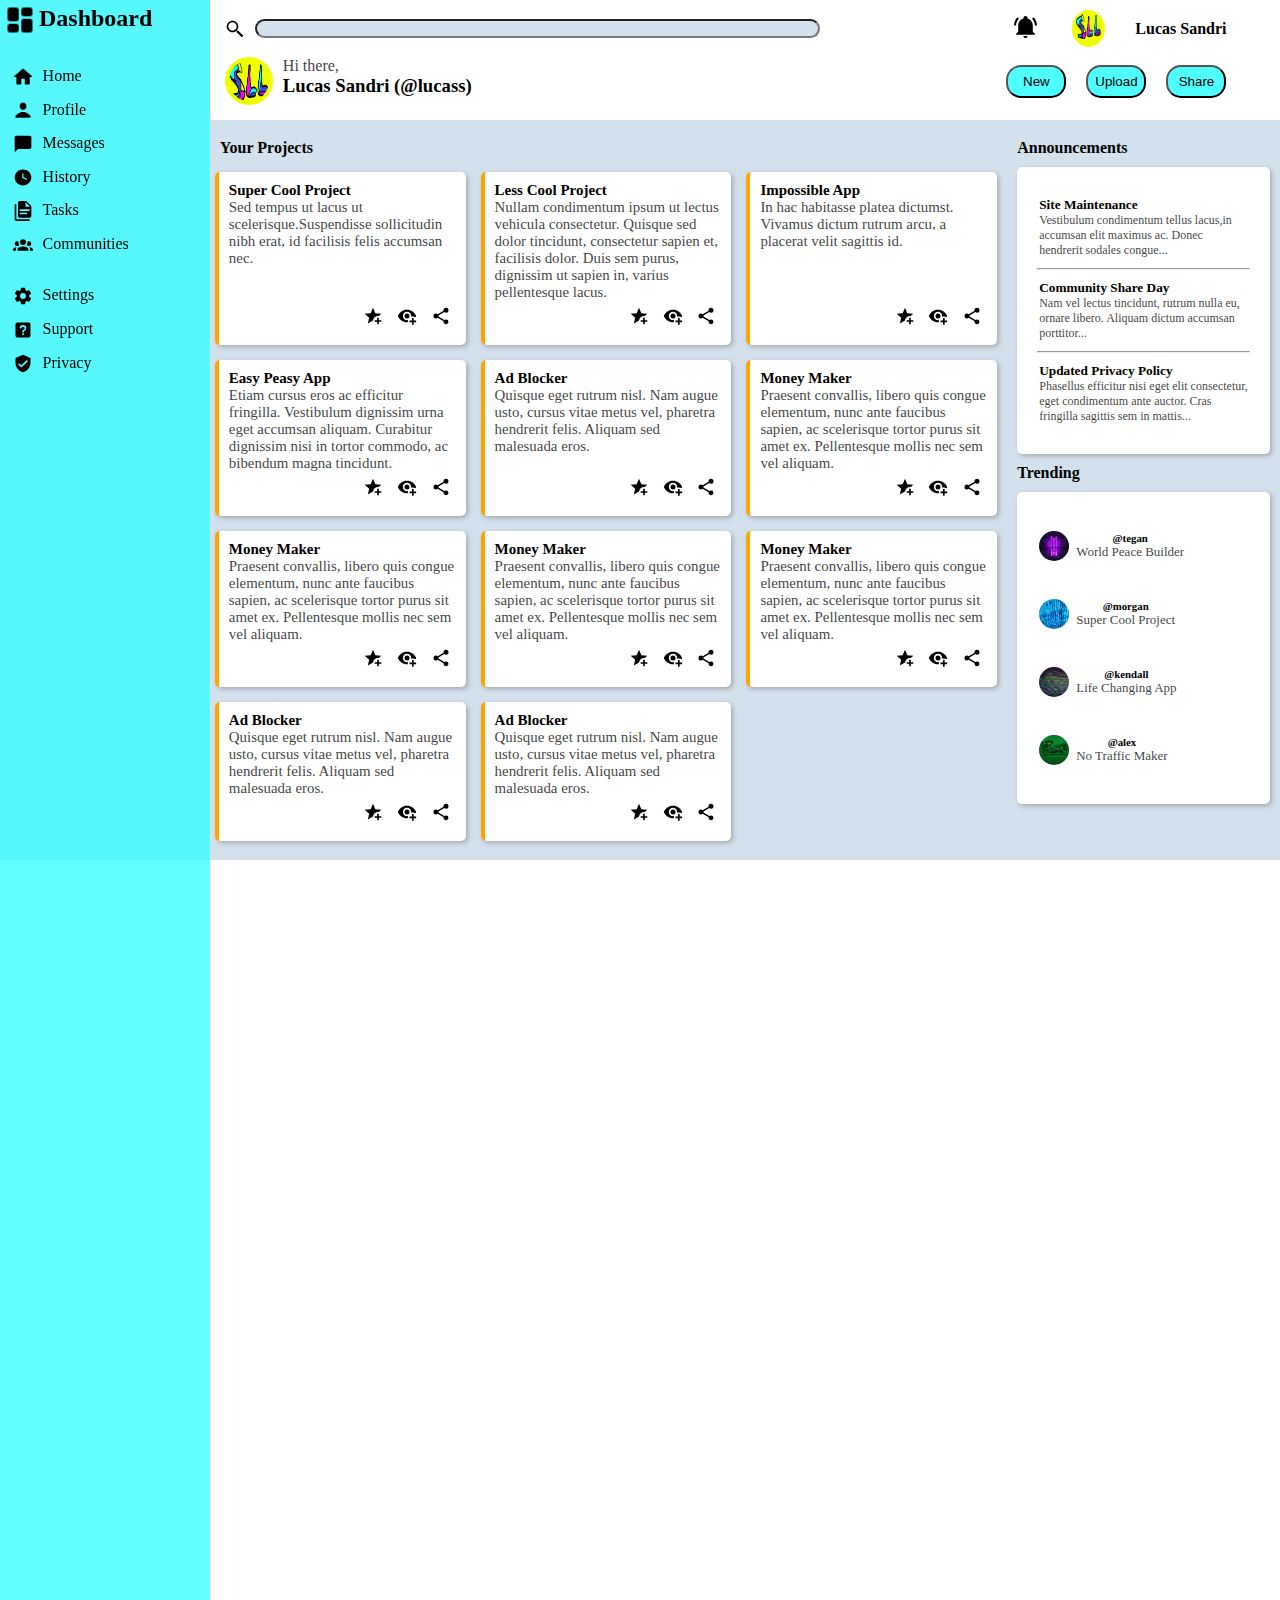
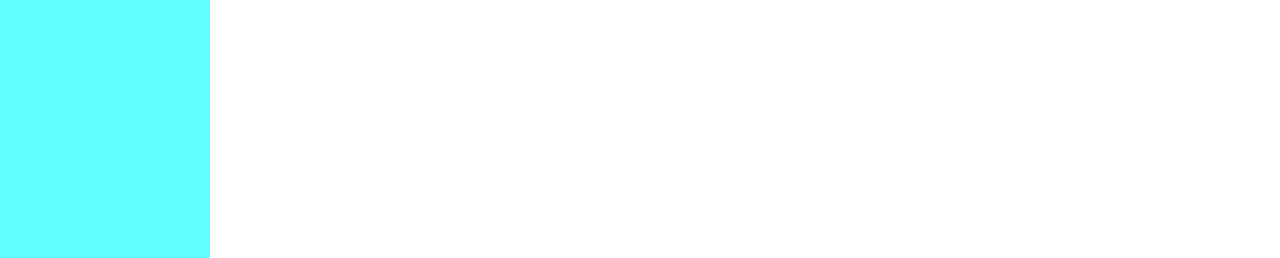
<file: index.html>
<!DOCTYPE html>
<html lang="en">
<head>
    <meta charset="UTF-8">
    <meta name="viewport" content="width=device-width, initial-scale=1.0">
    <title>Proyecto: Dashboard</title>
    <link rel="stylesheet" href="index-css.css">
</head>
<body>
<div class="container">
    <nav>
        <div class="container_logo-titulo">
            <img src="IMG/icons8-diseño-del-tablero-24.png" alt="icons8-diseño-del-tablero-24"><h2>Dashboard</h2>
        </div>
    
        <ul>
            <li><img src="IMG/icons8-casa-24.png" alt="icons8-casa-24"><a href="">Home</a></li>
            <li><img src="IMG/icons8-usuario-24.png" alt="icons8-usuario-24"><a href="">Profile</a></li>
            <li><img src="IMG/message.svg" alt=""><a href="message">Messages</a></li>
            <li><img src="IMG/clock-time-four.svg" alt="clock-time-four"><a href="">History</a></li>
            <li><img src="IMG/file-document-multiple.svg" alt="file-document-multiple"><a href="">Tasks</a></li>
            <li><img src="IMG/account-group.svg" alt="account-group"><a href="">Communities</a></li>
         <br>
            <li><img src="IMG/setting.svg" alt="setting"><a href="">Settings</a></li>
            <li><img src="IMG/help-box.svg" alt="help-box"><a href="">Support</a></li>
            <li><img src="IMG/shield-check.svg" alt="shield-check"><a href="">Privacy</a></li>
        </ul>
    </nav>
    <header>
        <div class="container_search_bell">
             <div class="barra-busqueda">
                <img class="icon-search" src="IMG/icons8-search.svg" alt="icon-search">
                <input type="text">
             </div>
             <a href="">
                <img class="icon-bell" src="IMG/bell-ring.svg" alt="icons-bell">
             </a>
             <a href=""><img src="IMG/Mi icono SLL 1.0.png" alt="Icono-SLL"></a>
             <h4>Lucas Sandri</h4>
        </div>
        <div class="hello-the-user">
            <div class="container_img-saludo">
                <img src="IMG/Mi icono SLL 1.0.png" alt="Icono-SLL">
                <div>
                  <p>Hi there,</p>
                  <h3>Lucas Sandri (@lucass)</h3>
                 </div>
            </div>
            <button><a href="Form.html" target="_blank">New</a></button>
            <button><a href="">Upload</a></button>
            <button><a href="">Share</a></button>
        </div>
    </header>
    <main>
        <h4>Your Projects</h4>
        <div class="container-section">
            <section>
                   <div>
                        <h5>Super Cool Project</h5>
                        <p>Sed tempus ut lacus ut scelerisque.Suspendisse sollicitudin nibh erat, id facilisis felis accumsan nec.</p>
                   </div>
                   <div class="icon_section">
                       <img src="IMG/star-plus.svg" alt="icon star plus">
                       <img src="IMG/eye-plus.svg" alt="icon eye plus">
                       <img src="IMG/share-variant.svg" alt="icon share-variant">
                   </div>
                
            </section>
            <section>
               <div>
                    <h5>Less Cool Project</h5>
                    <p>Nullam condimentum ipsum ut lectus vehicula
                    consectetur. Quisque sed dolor tincidunt,
                    consectetur sapien et, facilisis dolor. Duis sem
                    purus, dignissim ut sapien in, varius
                    pellentesque lacus.</p>
               </div>
               <div class="icon_section">
                    <img src="IMG/star-plus.svg" alt="icon star plus">
                    <img src="IMG/eye-plus.svg" alt="icon eye plus">
                    <img src="IMG/share-variant.svg" alt="icon share-variant">
               </div>
            </section>
            <section>
                <div>
                    <h5>Impossible App</h5>
                    <p>In hac habitasse platea dictumst. Vivamus
                    dictum rutrum arcu, a placerat velit sagittis id.</p>
                </div>
                   <div class="icon_section">
                       <img src="IMG/star-plus.svg" alt="icon star plus">
                       <img src="IMG/eye-plus.svg" alt="icon eye plus">
                       <img src="IMG/share-variant.svg" alt="icon share-variant">
                   </div>
            </section>
            <section>
                    <div>
                        <h5>Easy Peasy App</h5>
                        <p>Etiam cursus eros ac efficitur fringilla.
                        Vestibulum dignissim urna eget accumsan aliquam. Curabitur dignissim nisi in tortor commodo, ac bibendum magna tincidunt.</p>
                    </div>
                    <div class="icon_section">
                        <img src="IMG/star-plus.svg" alt="icon star plus">
                        <img src="IMG/eye-plus.svg" alt="icon eye plus">
                        <img src="IMG/share-variant.svg" alt="icon share-variant">
                    </div>
            </section>
            <section>
                <div>  
                     <h5>Ad Blocker</h5>
                     <p>Quisque eget rutrum nisl. Nam augue usto, cursus vitae metus vel, pharetra hendrerit felis. Aliquam sed malesuada eros.</p>
                </div>
                <div class="icon_section">
                     <img src="IMG/star-plus.svg" alt="icon star plus">
                     <img src="IMG/eye-plus.svg" alt="icon eye plus">
                     <img src="IMG/share-variant.svg" alt="icon share-variant">
                </div>
            </section>
            <section>
                <div>
                    <h5>Money Maker</h5>
                    <p>Praesent convallis, libero quis congue
                    elementum, nunc ante faucibus sapien, ac
                    scelerisque tortor purus sit amet ex.
                    Pellentesque mollis nec sem vel aliquam.</p>
                </div>
                <div class="icon_section">    
                    <img src="IMG/star-plus.svg" alt="icon star plus">
                    <img src="IMG/eye-plus.svg" alt="icon eye plus">
                    <img src="IMG/share-variant.svg" alt="icon share-variant">
                </div>
            </section>
            <section>
                <div>
                    <h5>Money Maker</h5>
                    <p>Praesent convallis, libero quis congue
                    elementum, nunc ante faucibus sapien, ac
                    scelerisque tortor purus sit amet ex.
                    Pellentesque mollis nec sem vel aliquam.</p>
                </div>
                <div class="icon_section">    
                    <img src="IMG/star-plus.svg" alt="icon star plus">
                    <img src="IMG/eye-plus.svg" alt="icon eye plus">
                    <img src="IMG/share-variant.svg" alt="icon share-variant">
                </div>
            </section>
            <section>
                <div>
                    <h5>Money Maker</h5>
                    <p>Praesent convallis, libero quis congue
                    elementum, nunc ante faucibus sapien, ac
                    scelerisque tortor purus sit amet ex.
                    Pellentesque mollis nec sem vel aliquam.</p>
                </div>
                <div class="icon_section">    
                    <img src="IMG/star-plus.svg" alt="icon star plus">
                    <img src="IMG/eye-plus.svg" alt="icon eye plus">
                    <img src="IMG/share-variant.svg" alt="icon share-variant">
                </div>
            </section>
            <section>
                <div>
                    <h5>Money Maker</h5>
                    <p>Praesent convallis, libero quis congue
                    elementum, nunc ante faucibus sapien, ac
                    scelerisque tortor purus sit amet ex.
                    Pellentesque mollis nec sem vel aliquam.</p>
                </div>
                <div class="icon_section">    
                    <img src="IMG/star-plus.svg" alt="icon star plus">
                    <img src="IMG/eye-plus.svg" alt="icon eye plus">
                    <img src="IMG/share-variant.svg" alt="icon share-variant">
                </div>
            </section>
            <section>
                <div>  
                     <h5>Ad Blocker</h5>
                     <p>Quisque eget rutrum nisl. Nam augue usto, cursus vitae metus vel, pharetra hendrerit felis. Aliquam sed malesuada eros.</p>
                </div>
                <div class="icon_section">
                     <img src="IMG/star-plus.svg" alt="icon star plus">
                     <img src="IMG/eye-plus.svg" alt="icon eye plus">
                     <img src="IMG/share-variant.svg" alt="icon share-variant">
                </div>
            </section>
            <section>
                <div>  
                     <h5>Ad Blocker</h5>
                     <p>Quisque eget rutrum nisl. Nam augue usto, cursus vitae metus vel, pharetra hendrerit felis. Aliquam sed malesuada eros.</p>
                </div>
                <div class="icon_section">
                     <img src="IMG/star-plus.svg" alt="icon star plus">
                     <img src="IMG/eye-plus.svg" alt="icon eye plus">
                     <img src="IMG/share-variant.svg" alt="icon share-variant">
                </div>
            </section>
        </div>
    </main>
    <aside>
        <h4>Announcements</h4>
        <article>
            <div>
                <h5>Site Maintenance</h5>
                <p class="p_announcements">Vestibulum condimentum tellus lacus,in accumsan elit maximus ac. Donec hendrerit sodales congue...</p>
            </div>
            <hr>
            <div>
                <h5>Community Share Day</h5>
                <p class="p_announcements">Nam vel lectus tincidunt, rutrum nulla
                    eu, ornare libero. Aliquam dictum
                    accumsan porttitor...</p>
            </div>
            <hr>
            <div>
                <h5>Updated Privacy Policy</h5>
                <p class="p_announcements">Phasellus efficitur nisi eget elit
                    consectetur, eget condimentum ante auctor. Cras fringilla sagittis sem in mattis...</p>
            </div>
        </article>

        <h4>Trending</h4>
        <article class="article_trending">
            <div>
                    <img class="icon-trending" src="IMG/bts-violet-logo-4k-bangtan-boys-violet-brickwall-bts-logo_024601.jpg" alt="bts-violet-logo-4k">

                <div class="container_nickname">
                    <h5>@tegan</h5>
                    <p>World Peace Builder</p>
                </div>
            </div>
            <div>
                    <img class="icon-trending" src="IMG/codigos de programaciónAzul.jpg" alt="codigos de programaciónAzul">

                   <div class="container_nickname">
                        <h5>@morgan</h5>
                        <p>Super Cool Project</p>    
                   </div>
            </div>
            <div>
                    <img class="icon-trending" src="IMG/imagen de codigos de programación.jpg" alt="imagen de codigos de programación">
                    <div class="container_nickname">
                        <h5>@kendall</h5>
                        <p>Life Changing App</p>
                    </div>
            </div>
            <div>
                    <img class="icon-trending" src="IMG/Lucas-Background-green.jpg" alt="Lucas-Background-green">

                    <div class="container_nickname">
                        <h5>@alex</h5>
                        <p>No Traffic Maker</p>
                    </div>
            </div>
        </article>
        
    </aside>
</div>
</body>
</html>
</file>
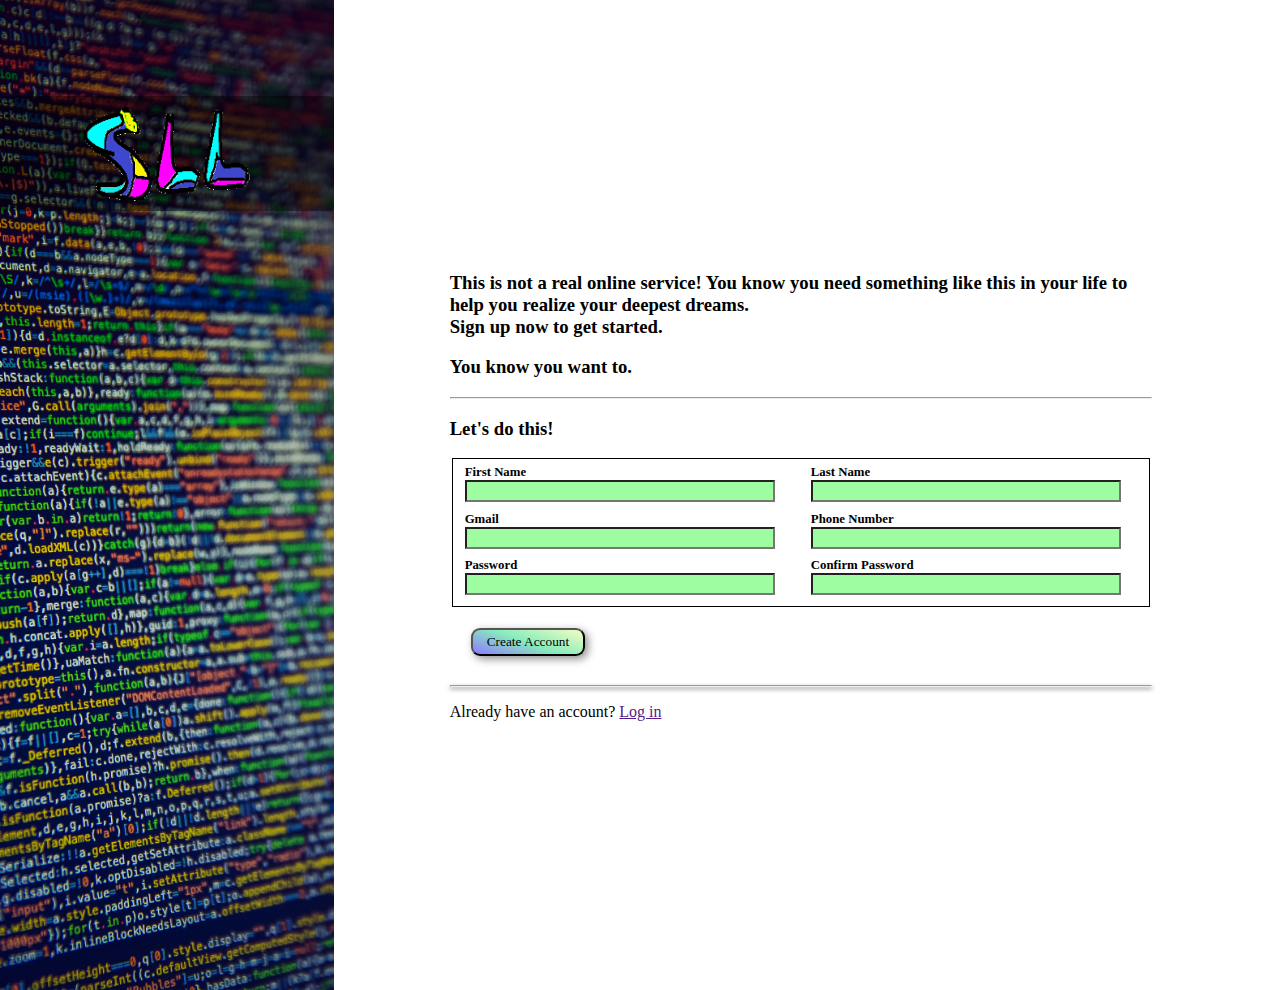
<file: PágPrueba2/index.html>
<!DOCTYPE html>
<html lang="en">
<head>
    <meta charset="UTF-8">
    <meta name="viewport" content="width=device-width, initial-scale=1.0">
    <title>Practica2</title>
    <link rel="stylesheet" href="cssPrueba2.css">
</head>
<body>

  <div class="imagen-icono">
    <div>
      <img class="my-icon" src="IMG/Mi icono SLL 1.0.png" alt="">
    </div>
  </div>
<form action="sdsd" method="post">
  <h3>This is not a real online service! You know you need something like this in your life to help you realize your deepest dreams. <br>Sign up now to get started.
  </h3>
  <h3>You know you want to.</h3>
  <hr>
  <h3>Let's do this!</h3>
<fieldset>
    <div>
      <label for="first_name">First Name</label>
      <input t       ype="text" id="first_name" name="first_name">
    </div>
  
    <div>
      <label for="last_name">Last Name</label>
      <input type="text" id="last_name" name="last_name">
    </div>
    
    <div>
      <label for="gmail">Gmail</label>
      <input type="email" name="Gmail" id="gmail">
    </div>

    <div>
      <label for="phone">Phone Number</label>
      <input type="tel" name="phone" id="phone">
    </div>
 
    <div>
      <label for="password">Password</label>
      <input type="password" id="password">
    </div>

    <div>
      <label for="confirm-password">Confirm Password</label>
      <input type="password" name="password" id="confirm-password">
    </div>

  </fieldset>  
  
<button type="submit">Create Account</button>
<hr class="hr-2">
<p>Already have an account? <a href="">Log in</a></p>
</form>

    <script src="javaScriptPrueba2.js"></script>
</body>
</html>
</file>
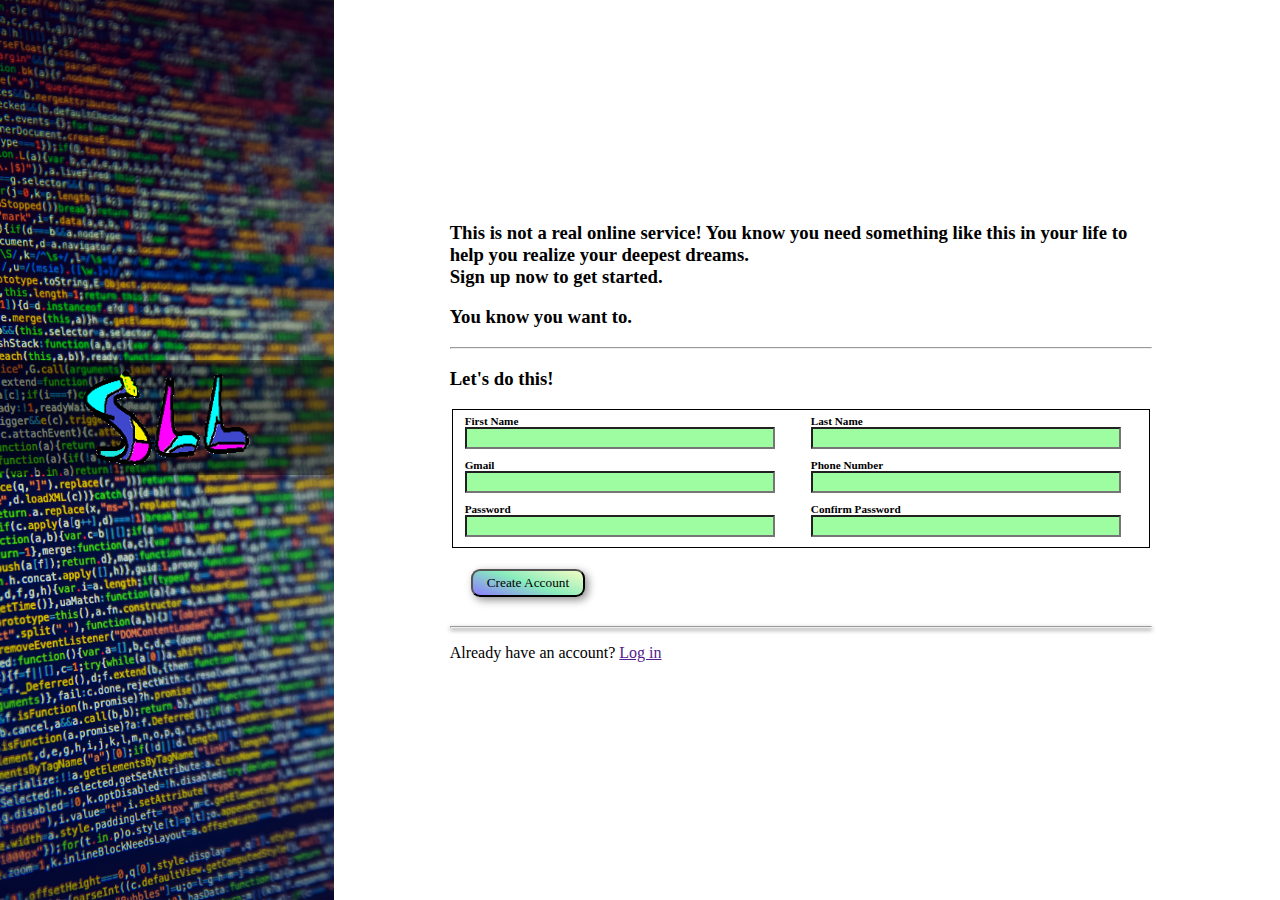
<file: Form.html>
<!DOCTYPE html>
<html lang="en">
<head>
    <meta charset="UTF-8">
    <meta name="viewport" content="width=device-width, initial-scale=1.0">
    <title>Formulario de registro</title>
    <link rel="stylesheet" href="Form.css">
</head>
<body>

  <div class="imagen-icono">
    <div>
      <img class="my-icon" src="IMG/Mi icono SLL 1.0.png" alt="">
    </div>
  </div>
<form action="sdsd" method="post">
  <h3 class="text-introduction">This is not a real online service! You know you need something like this in your life to help you realize your deepest dreams. <br>Sign up now to get started.
  </h3>
  <h3>You know you want to.</h3>
  <hr>
  <h3>Let's do this!</h3>
<fieldset>
    <div>
      <label for="first_name">First Name</label>
      <input t       ype="text" id="first_name" name="first_name">
    </div>
  
    <div>
      <label for="last_name">Last Name</label>
      <input type="text" id="last_name" name="last_name">
    </div>
    
    <div>
      <label for="gmail">Gmail</label>
      <input type="email" name="Gmail" id="gmail">
    </div>

    <div>
      <label for="phone">Phone Number</label>
      <input type="tel" name="phone" id="phone">
    </div>
 
    <div>
      <label for="password">Password</label>
      <input type="password" id="password">
    </div>

    <div>
      <label for="confirm-password">Confirm Password</label>
      <input type="password" name="password" id="confirm-password">
    </div>

  </fieldset>  
  
<button type="submit">Create Account</button>
<hr class="hr-2">
<p>Already have an account? <a href="">Log in</a></p>
</form>

    <script src="javaScriptPrueba2.js"></script>
</body>
</html>
</file>
<file: index-css.css>
*{
    padding: 0;
    margin: 0;
}
.container{
    background-color: #d3e1ed;
    display: grid;
    grid-template-columns:1fr 3.8fr 1.3fr ;
    grid-template-rows:  120px 100% 100%;
    row-gap: 9px;
}
p{
    color: #363636f1;
}
/* Logo Titulo */
.container_logo-titulo{
    margin: 5px;
    display: flex;
    position: sticky;
    top:5px;
}
.container_logo-titulo img{
    height: 30px;
    margin-right: 4px;
}
/* Barra Lateral */
nav{
    height: 100%;
    background-color: rgba(52, 255, 255, 0.778);
    grid-row: 1/4;
    display: grid;
    grid-template-rows: repeat(auto-fit, 60px );
}
/*Iconos del nav*/
nav ul li img{
    width: 10%;
    margin:0 10px 0 6px;
}
nav ul{
    position: sticky;
    top: 60px;
}
nav ul li{
    padding: 7px;
    display: flex;
}
a{
    text-decoration: none;
    color: rgb(0, 0, 0);
}
/* Cabecera Barra de búsqueda*/
header{
    display: flex;
    flex-direction: column;
    background-color: #ffffff;
    grid-column: 2/4;
}
.icon-search{
    width: 20px;
}
.container_search_bell{
    margin:10px 5% 5px 15px;
     /* border: 3px dotted rgb(0, 0, 0);   */
    display: flex;
    justify-content: space-evenly;
    align-items: center;
}
.barra-busqueda{
    display: flex;
    flex-grow: 2;
    align-items: center;
}
input{
    background-color: #d3e1ed;
    margin-left: 10px;
    width: 70%;
    padding:0 6px 0 6px;
    border-radius: 50px;
}
.container_search_bell :nth-child(3){
    background-color: #eeff00;
    margin: 0 3% 0 3%;
    border-radius: 100%;
}
.container_search_bell a img{
    padding: 4px;
    width: 25px;
    height: 25px;    
}
.container_search_bell :nth-child(4){
    display: inline;
}
/* Saludo al usuario */
.hello-the-user{
    display: flex;
    align-items: center;
    margin:5px 5% 10px 15px
}
.hello-the-user img{
    background-color: #eeff00;
    border-radius: 50%;
    padding: 4px;
    width: 40px;
    height: 40px;
    margin-right: 10px;
}
.container_img-saludo{
    display: flex;
    flex-grow: 2;
}
button{
    background-color: rgba(0, 255, 255, 0.689);
    width: 60px;
    height: 33px;
    margin: 0 0 0 2%;
    border-radius: 15px;
}
/* Principal */
main{
    grid-column: 2/3;
}
main h4{
    margin: 10px;
}
.container-section{
    display: grid;
    grid-template-columns: repeat(auto-fit, minmax(200px, 1fr));
}
.container-section section div img{
    width: 20px;   
    padding: 5px;
}
.container-section section {
    display: grid;
    align-content:space-between;
    font-size: 14.9px;
    padding: 10px;
    background-color: #fff;
    border-left: 4px solid #ffa500;
    border-radius: 5px;
    box-shadow: 2px 2px 5px #a4a9ae;
    margin: 5px 10px 10px 5px;
}
.icon_section{
    justify-self: end;
}
.container-section section div h5{
    font-size: 15px;
}
/* Anuncios y tendencias */
aside h4{
    margin: 10px;
}
aside article{
    background-color: #ffffff;
    border-radius: 5px;
    box-shadow: 2px 2px 5px #a4a9ae;
    padding: 20px;
    margin: 10px;
}
aside article div{
    padding: 10px 2px 10px 2px;
}
.p_announcements{
    font-size: 12px;
}
hr{
    color: #75757527;
}
/* Tendencias */
.article_trending{
    display: flex;
    flex-direction: column;
    align-content: center;
}
.article_trending div{
    display: flex;
    align-content: center;
    align-items:center;
}
.container_nickname{
    display: flex;
    flex-direction: column;
    font-size: 13px;
}
.container_nickname h5{
    
}
.icon-trending{
    width: 30px;
    height: 30px;
    margin-right: 5px;
    border-radius: 20px;
}
aside{
    
}
</file>
<file: PágPrueba2/cssPrueba2.css>
*{
    font-family:'Gill Sans', 'Gill Sans MT', 'Trebuchet MS' ;
}
body{
    display: flex;
    align-items: center;
    margin: 0% 10% 0% 0%;
    justify-content: space-between;
    /* background-image: url(../IMG/fondo\ de\ miel.png);
    background-repeat: no-repeat;
    background-size: cover;     */
}
.imagen-icono{
    background-image: url(IMG/imagen\ de\ codigos\ de\ programación.jpg);
    background-size: cover;
    background-repeat: no-repeat;
    width: 30vw;
    height: 110vh;
    aspect-ratio: auto;
}
.imagen-icono div{
    display: flex;
    justify-content: center;
}
.imagen-icono div img{
    background-color: #0000006b;
    border-radius: 2%;
    padding:3% 25% 3% 25%;
}

.my-icon{
    margin-top: 6em;
    width: 50%;
}
  
form{
    width: 70%;
    padding: 0 0 0 10%;
    
}
fieldset{
    min-width: auto;
    border: solid 1px #000000;
    display: grid;
    grid-template-rows: 28% 28% 28%;
    grid-template-columns: 50% 50% ;
    grid-gap: 10px;
}
input{
    
    width:90%;
}

fieldset div label{
   display: block;
   
 }
 

label{
    font-size: 80%;
    font-weight: 900;
}
input:invalid{
    background-color: rgba(243, 89, 89, 0.724);
}
input:valid{
    background-color: rgba(76, 251, 79, 0.541);
}
.hr-2{
    box-shadow: 0px 2px 4px #313131a1;
}
button{
    border-radius: 9px;
    background:linear-gradient(200deg, #d0f30d3f, #13da7a80,#2200ff84);
    box-shadow: 3px 3px 8px #00000072;
    padding:4px 14px 4px 14px;
    margin: 3%;
}
button:active{
    transform: scale(1.1);
}
</file>
<file: Form.css>
*{
    font-family:'Gill Sans', 'Gill Sans MT', 'Trebuchet MS' ;
   
}
body{
    display: flex;
    align-items: center;
    margin: 0% 10% 0% 0%;
    justify-content: space-between;
    
}
.imagen-icono{
    background-image: url(IMG/imagen\ de\ codigos\ de\ programación.jpg);
    background-size: cover;
    background-repeat: no-repeat;
    width: 30vw;
    height: 100vh;
    aspect-ratio: auto;
}
.text-introduction{
    margin-top: 0;
}
.imagen-icono div{
    display: flex;
    justify-content: center;
    margin-top: 40vh;
}
.imagen-icono div img{
    background-color: #0000006b;
    border-radius: 2%;
    padding:3% 25% 3% 25%;
}

.my-icon{
    width: 50%;
}
  
form{
    width: 70%;
    padding: 0 0 0 10%;
    
}
fieldset{
    min-width: auto;
    border: solid 1px #000000;
    display: grid;
    grid-template-rows: 28% 28% 28%;
    grid-template-columns: 50% 50% ;
    grid-gap: 10px;
}
input{
    width:90%;
}

fieldset div label{
   display: block;
   font-size: 70%;
   
 }
 

label{
    font-size: 80%;
    font-weight: 900;
}
input:invalid{
    background-color: rgba(243, 89, 89, 0.724);
}
input:valid{
    background-color: rgba(76, 251, 79, 0.541);
}
.hr-2{
    box-shadow: 0px 2px 4px #313131a1;
}
button{
    border-radius: 9px;
    background:linear-gradient(200deg, #d0f30d3f, #13da7a80,#2200ff84);
    box-shadow: 3px 3px 8px #00000072;
    padding:4px 14px 4px 14px;
    margin: 3%;
}
button:active{
    transform: scale(1.1);
}
@media (max-width:700px){
label{
    font-size: 70%;
    font-weight: 900;
}
.imagen-icono div{
    background-color: aqua;
}
.imagen-icono{
    height: 120vh;
}
}
</file>
